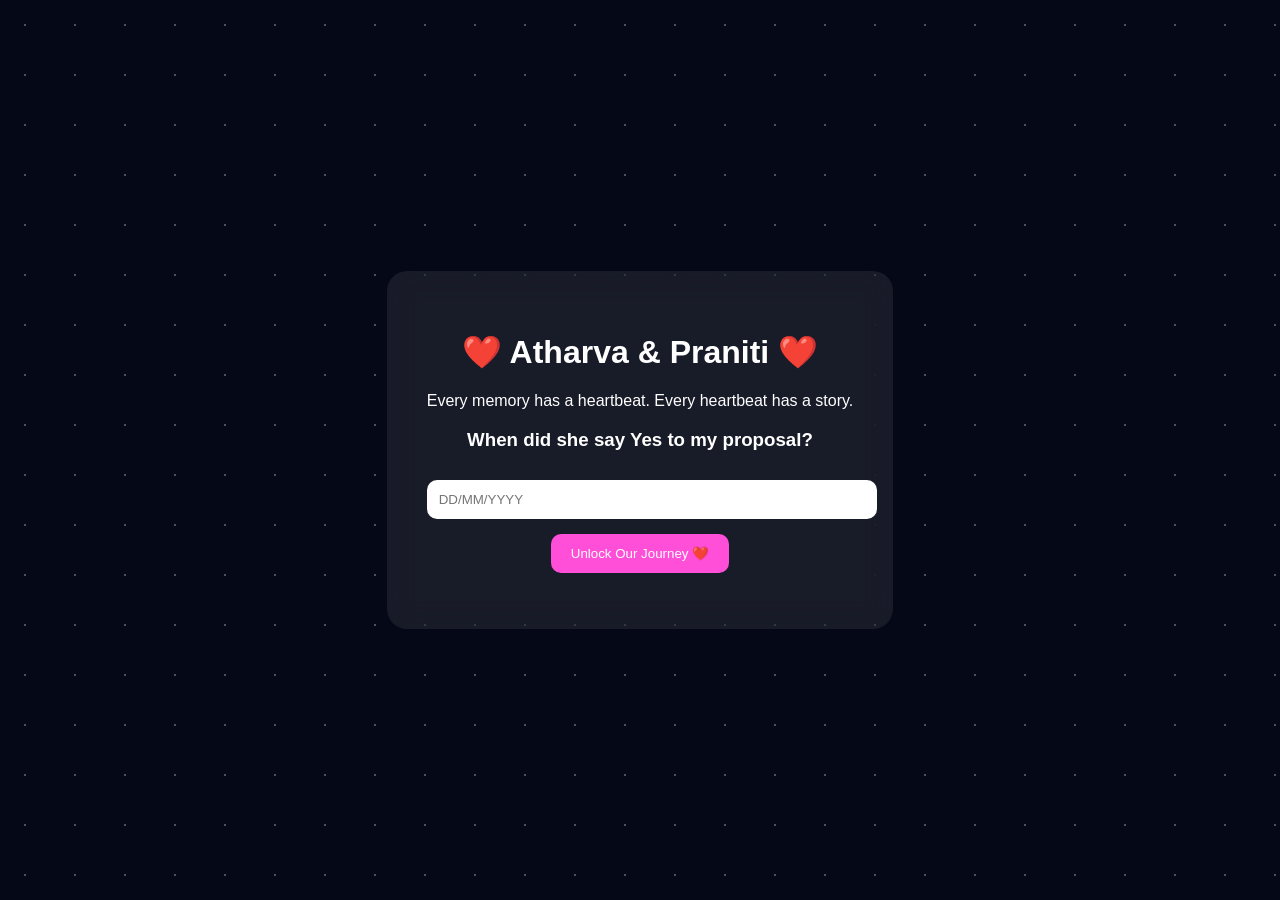
<file: index.html>
<!DOCTYPE html>
<html lang="en">

<head>

<meta charset="UTF-8">
<meta name="viewport" content="width=device-width, initial-scale=1.0">

<title>Atharva ❤️ Praniti</title>

<link rel="stylesheet" href="style.css">

</head>

<body>

<div id="stars"></div>

<div class="lock-screen" id="lockScreen">

    <div class="lock-box">

        <h1>
            ❤️ Atharva & Praniti ❤️
        </h1>

        <p>
            Every memory has a heartbeat.
            Every heartbeat has a story.
        </p>

        <h3 id="question">
            Loading Question...
        </h3>

        <input
            type="text"
            id="answer"
            placeholder="DD/MM/YYYY">

        <button onclick="checkAnswer()">
            Unlock Our Journey ❤️
        </button>

        <p id="error"></p>

    </div>

</div>

<div class="home-page" id="homePage">

<nav>

<a href="timeline.html">Timeline</a>

<a href="messages.html">Messages</a>

<a href="poetry.html">Poetry</a>

<a href="gallery.html">Gallery</a>

<a href="counters.html">Counters</a>

<a href="birthday.html">Birthday</a>

<a href="capsule.html">Capsule</a>

</nav>

<section class="hero">

<h1>
ATHARVA ❤️ PRANITI
</h1>

<p>
A Story Written By Time
And Protected By Memories
</p>

<button onclick="showRandomQuote()">
❤️ Surprise Quote
</button>

<div id="quoteBox">

"Love is remembering every little moment."

</div>

</section>

</div>

<script src="script.js"></script>

</body>
</html>
</file>
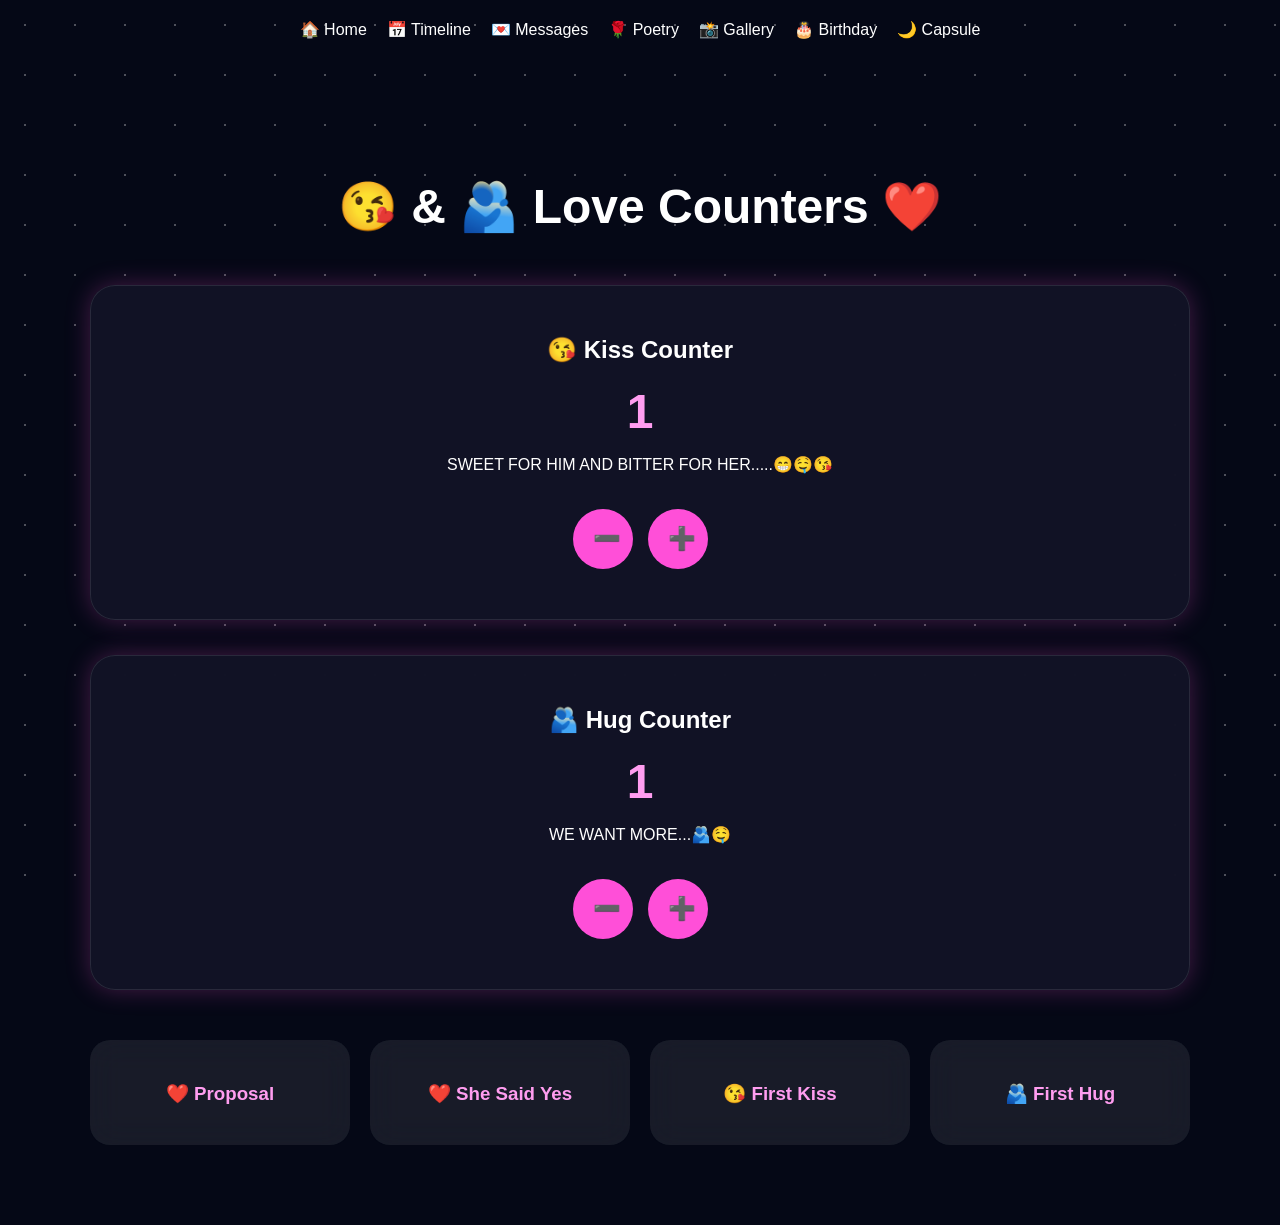
<file: counters.html>
<!DOCTYPE html>
<html lang="en">

<head>
<meta charset="UTF-8">
<meta name="viewport" content="width=device-width, initial-scale=1.0">

<title>Counters ❤️</title>

<link rel="stylesheet" href="style.css">
</head>

<body>

<div id="stars"></div>

<nav>
<a href="index.html">🏠 Home</a>
<a href="timeline.html">📅 Timeline</a>
<a href="messages.html">💌 Messages</a>
<a href="poetry.html">🌹 Poetry</a>
<a href="gallery.html">📸 Gallery</a>
<a href="birthday.html">🎂 Birthday</a>
<a href="capsule.html">🌙 Capsule</a>
</nav>

<section class="counter-page">

<h1>😘 & 🫂 Love Counters ❤️</h1>

<!-- KISS -->

<div class="counter-card">

<h2>😘 Kiss Counter</h2>

<div id="kissCount" class="big-counter">
1
</div>

<div id="kissEmojis" class="emoji-row"></div>

<p>
SWEET FOR HIM AND BITTER FOR HER.....😁🤤😘
</p>

<div class="counter-buttons">

<button onclick="changeKiss(-1)">
➖
</button>

<button onclick="changeKiss(1)">
➕
</button>

</div>

<div id="kissUpdated"></div>

</div>

<!-- HUG -->

<div class="counter-card">

<h2>🫂 Hug Counter</h2>

<div id="hugCount" class="big-counter">
1
</div>

<div id="hugEmojis" class="emoji-row"></div>

<p>
WE WANT MORE...🫂🤤
</p>

<div class="counter-buttons">

<button onclick="changeHug(-1)">
➖
</button>

<button onclick="changeHug(1)">
➕
</button>

</div>

<div id="hugUpdated"></div>

</div>

<!-- RELATIONSHIP DAYS -->

<div class="days-grid">

<div class="day-card">
<h3>❤️ Proposal</h3>
<div id="proposalDays"></div>
</div>

<div class="day-card">
<h3>❤️ She Said Yes</h3>
<div id="yesDays"></div>
</div>

<div class="day-card">
<h3>😘 First Kiss</h3>
<div id="kissDays"></div>
</div>

<div class="day-card">
<h3>🫂 First Hug</h3>
<div id="hugDays"></div>
</div>

</div>

</section>

<script src="script.js"></script>

</body>
</html>
</file>
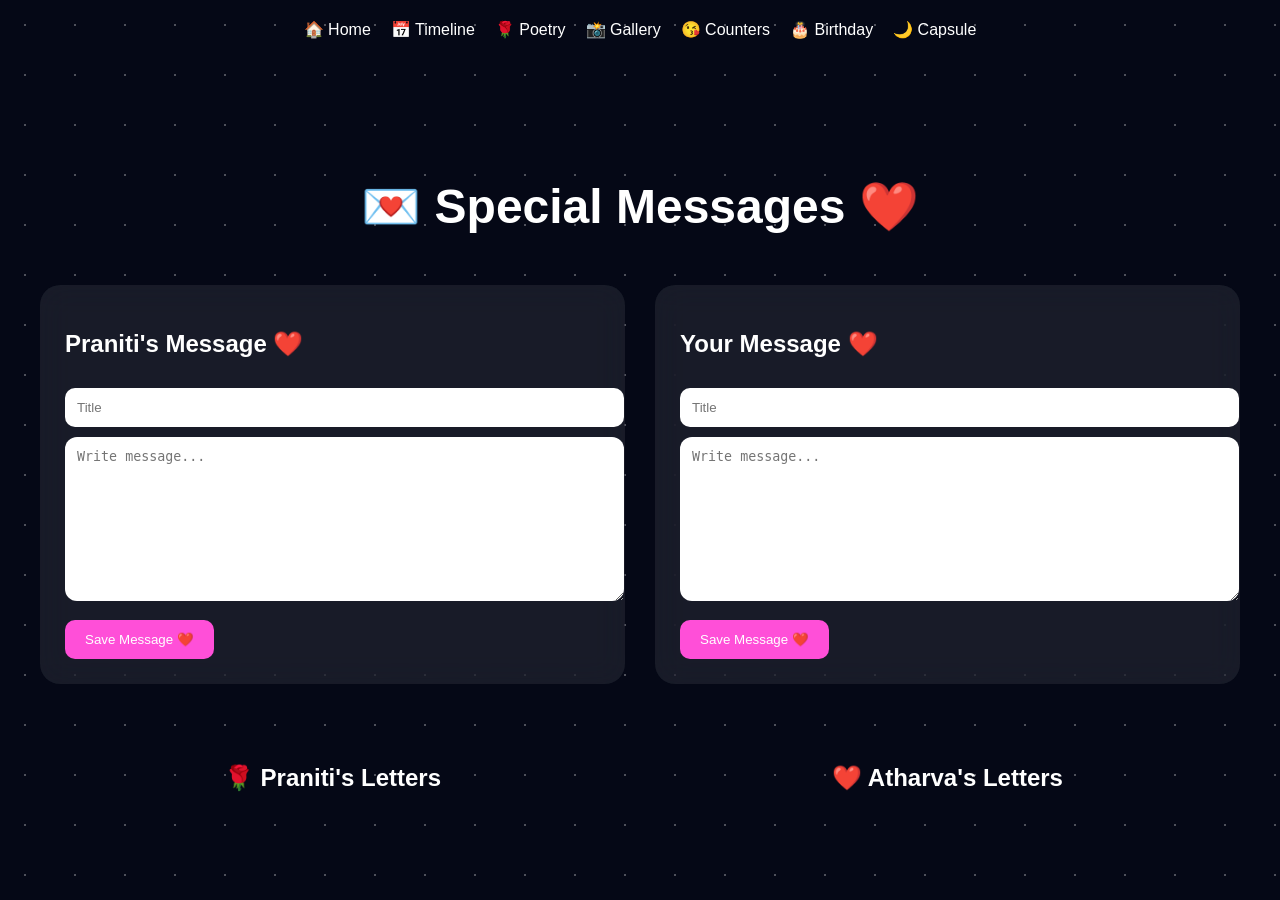
<file: messages.html>
<!DOCTYPE html>
<html lang="en">

<head>

<meta charset="UTF-8">
<meta name="viewport" content="width=device-width, initial-scale=1.0">

<title>Special Messages 💌</title>

<link rel="stylesheet" href="style.css">

</head>

<body>

<div id="stars"></div>

<nav>

<a href="index.html">🏠 Home</a>

<a href="timeline.html">📅 Timeline</a>

<a href="poetry.html">🌹 Poetry</a>

<a href="gallery.html">📸 Gallery</a>

<a href="counters.html">😘 Counters</a>

<a href="birthday.html">🎂 Birthday</a>

<a href="capsule.html">🌙 Capsule</a>

</nav>

<section class="messages-page">

<h1>💌 Special Messages ❤️</h1>

<div class="message-inputs">

<div class="input-box">

<h2>Praniti's Message ❤️</h2>

<input
type="text"
id="herTitle"
placeholder="Title">

<textarea
id="herMessage"
placeholder="Write message..."></textarea>

<button onclick="addHerMessage()">
Save Message ❤️
</button>

</div>

<div class="input-box">

<h2>Your Message ❤️</h2>

<input
type="text"
id="myTitle"
placeholder="Title">

<textarea
id="myMessage"
placeholder="Write message..."></textarea>

<button onclick="addMyMessage()">
Save Message ❤️
</button>

</div>

</div>

<div class="messages-layout">

<div>

<h2 class="side-title">
🌹 Praniti's Letters
</h2>

<div id="herMessages"></div>

</div>

<div>

<h2 class="side-title">
❤️ Atharva's Letters
</h2>

<div id="myMessages"></div>

</div>

</div>

</section>

<script src="script.js"></script>

</body>
</html>
</file>
<file: style.css>
body{
margin:0;
font-family:Poppins,sans-serif;
background:#050816;
color:white;
overflow-x:hidden;
}

#stars{
position:fixed;
width:100%;
height:100%;
background:
radial-gradient(white 1px,transparent 1px);
background-size:50px 50px;
opacity:.3;
z-index:-1;
}

.lock-screen{
height:100vh;
display:flex;
justify-content:center;
align-items:center;
}

.lock-box{
background:rgba(255,255,255,.08);
padding:40px;
border-radius:20px;
backdrop-filter:blur(15px);
text-align:center;
max-width:500px;
}

input{
width:100%;
padding:12px;
margin-top:10px;
border:none;
border-radius:10px;
}

button{
padding:12px 20px;
border:none;
border-radius:10px;
cursor:pointer;
margin-top:15px;
background:#ff4fd8;
color:white;
}

.home-page{
display:none;
}

nav{
display:flex;
justify-content:center;
gap:20px;
padding:20px;
}

nav a{
color:white;
text-decoration:none;
}

.hero{
height:80vh;
display:flex;
flex-direction:column;
justify-content:center;
align-items:center;
text-align:center;
}

.hero h1{
font-size:4rem;
}

#quoteBox{
margin-top:20px;
max-width:500px;
}
/* ==========================
TIMELINE PAGE
========================== */

.timeline-page{
    padding:80px 20px;
    max-width:1000px;
    margin:auto;
}

.timeline-page h1{
    text-align:center;
    margin-bottom:60px;
    font-size:3rem;
}

.timeline{
    position:relative;
    max-width:800px;
    margin:auto;
    padding-left:60px;
}

.timeline::before{
    content:"";
    position:absolute;
    left:20px;
    top:0;
    width:4px;
    height:100%;
    background:linear-gradient(
        #ff4fd8,
        #6b7cff
    );
    border-radius:10px;
}

.event{
    position:relative;
    background:rgba(20,20,40,0.85);
    padding:25px;
    margin-bottom:35px;
    margin-left:25px;
    border-radius:20px;
    border:1px solid rgba(255,255,255,0.1);
    backdrop-filter:blur(20px);
    box-shadow:
        0 0 20px rgba(255,79,216,0.35);
    transition:all .4s ease;
}

.event:hover{
    transform:translateX(15px);
    box-shadow:
        0 0 40px rgba(255,79,216,0.7),
        0 0 80px rgba(107,124,255,0.4);
}

.event::before{
    content:"";
    position:absolute;
    left:-48px;
    top:28px;
    width:20px;
    height:20px;
    border-radius:50%;
    background:#ff4fd8;
    box-shadow:
        0 0 15px #ff4fd8,
        0 0 30px #ff4fd8;
}

.event h2{
    margin:0 0 10px;
    font-size:1.6rem;
    color:#ff9df0;
}

.event p{
    margin:0;
    font-size:1.15rem;
    color:white;
}
/* ==========================
MESSAGES PAGE
========================== */

.messages-page{

padding:80px 20px;

max-width:1200px;

margin:auto;

}

.messages-page h1{

text-align:center;

font-size:3rem;

margin-bottom:50px;

}

.message-inputs{

display:grid;

grid-template-columns:
repeat(auto-fit,minmax(350px,1fr));

gap:30px;

margin-bottom:60px;

}

.input-box{

background:rgba(255,255,255,.08);

padding:25px;

border-radius:20px;

backdrop-filter:blur(15px);

}

.input-box textarea{

width:100%;

height:140px;

padding:12px;

border:none;

border-radius:12px;

margin-top:10px;

}

.side-title{

text-align:center;

margin-bottom:20px;

}

.messages-layout{

display:grid;

grid-template-columns:1fr 1fr;

gap:30px;

}

.letter-card{

background:rgba(20,20,40,.85);

padding:25px;

border-radius:20px;

margin-bottom:20px;

border:1px solid rgba(255,255,255,.1);

box-shadow:
0 0 20px rgba(255,79,216,.25);

transition:.4s;

}

.letter-card:hover{

transform:translateY(-5px);

box-shadow:
0 0 35px rgba(255,79,216,.6);

}

.letter-card h3{

color:#ff9df0;

margin-bottom:12px;

}

.delete-message{

margin-top:15px;

background:#ff4d6d;

}

@media(max-width:900px){

.messages-layout{

grid-template-columns:1fr;

}

}
/* ==========================
COUNTERS PAGE
========================== */

.counter-page{

max-width:1000px;

margin:auto;

padding:80px 20px;

}

.counter-page h1{

text-align:center;

font-size:3rem;

margin-bottom:50px;

}

.counter-card{

background:
rgba(20,20,40,.85);

padding:30px;

border-radius:25px;

margin-bottom:35px;

text-align:center;

border:
1px solid rgba(255,255,255,.1);

box-shadow:
0 0 20px rgba(255,79,216,.25);

}

.counter-card h2{

margin-bottom:20px;

}

#kissCount,
#hugCount{

font-size:3rem;

margin-bottom:15px;

}

.days-grid{

display:grid;

grid-template-columns:
repeat(auto-fit,minmax(220px,1fr));

gap:20px;

margin-top:40px;

}

.day-card{

background:
rgba(255,255,255,.08);

padding:25px;

border-radius:20px;

text-align:center;

backdrop-filter:blur(15px);

}

.day-card h3{

margin-bottom:15px;

color:#ff9df0;

}
/* ==========================
COUNTERS PAGE
========================== */

.counter-page{
max-width:1100px;
margin:auto;
padding:80px 20px;
}

.counter-page h1{
text-align:center;
font-size:3rem;
margin-bottom:50px;
}

.counter-card{

background:rgba(20,20,40,.85);

padding:30px;

border-radius:25px;

margin-bottom:35px;

text-align:center;

border:1px solid rgba(255,255,255,.1);

backdrop-filter:blur(15px);

box-shadow:
0 0 25px rgba(255,79,216,.25);

}

.big-counter{

font-size:4rem;

font-weight:bold;

color:#ff9df0;

margin:20px 0;

}

.emoji-row{

font-size:1.6rem;

margin-bottom:15px;

word-wrap:break-word;

}

.counter-buttons{

display:flex;

justify-content:center;

gap:15px;

margin:20px 0;

}

.counter-buttons button{

font-size:1.4rem;

width:60px;

height:60px;

border-radius:50%;

}

#kissUpdated,
#hugUpdated{

margin-top:15px;

font-size:.95rem;

color:#ccc;

}

.days-grid{

display:grid;

grid-template-columns:
repeat(auto-fit,minmax(220px,1fr));

gap:20px;

margin-top:50px;

}

.day-card{

background:rgba(255,255,255,.08);

padding:25px;

border-radius:20px;

text-align:center;

backdrop-filter:blur(15px);

}

.day-card h3{

color:#ff9df0;

margin-bottom:15px;

}
/* ==========================
TIMELINE MANAGER
========================== */

.timeline-form{

background:rgba(20,20,40,.85);

padding:25px;

border-radius:20px;

margin-bottom:50px;

display:flex;

flex-direction:column;

gap:15px;

}

.timeline-form textarea{

height:120px;

padding:12px;

border:none;

border-radius:12px;

}

.timeline-delete{

margin-top:15px;

background:#ff4d6d;

}

.timeline-date{

color:#ff9df0;

font-size:1.2rem;

margin-bottom:10px;

}
</file>
